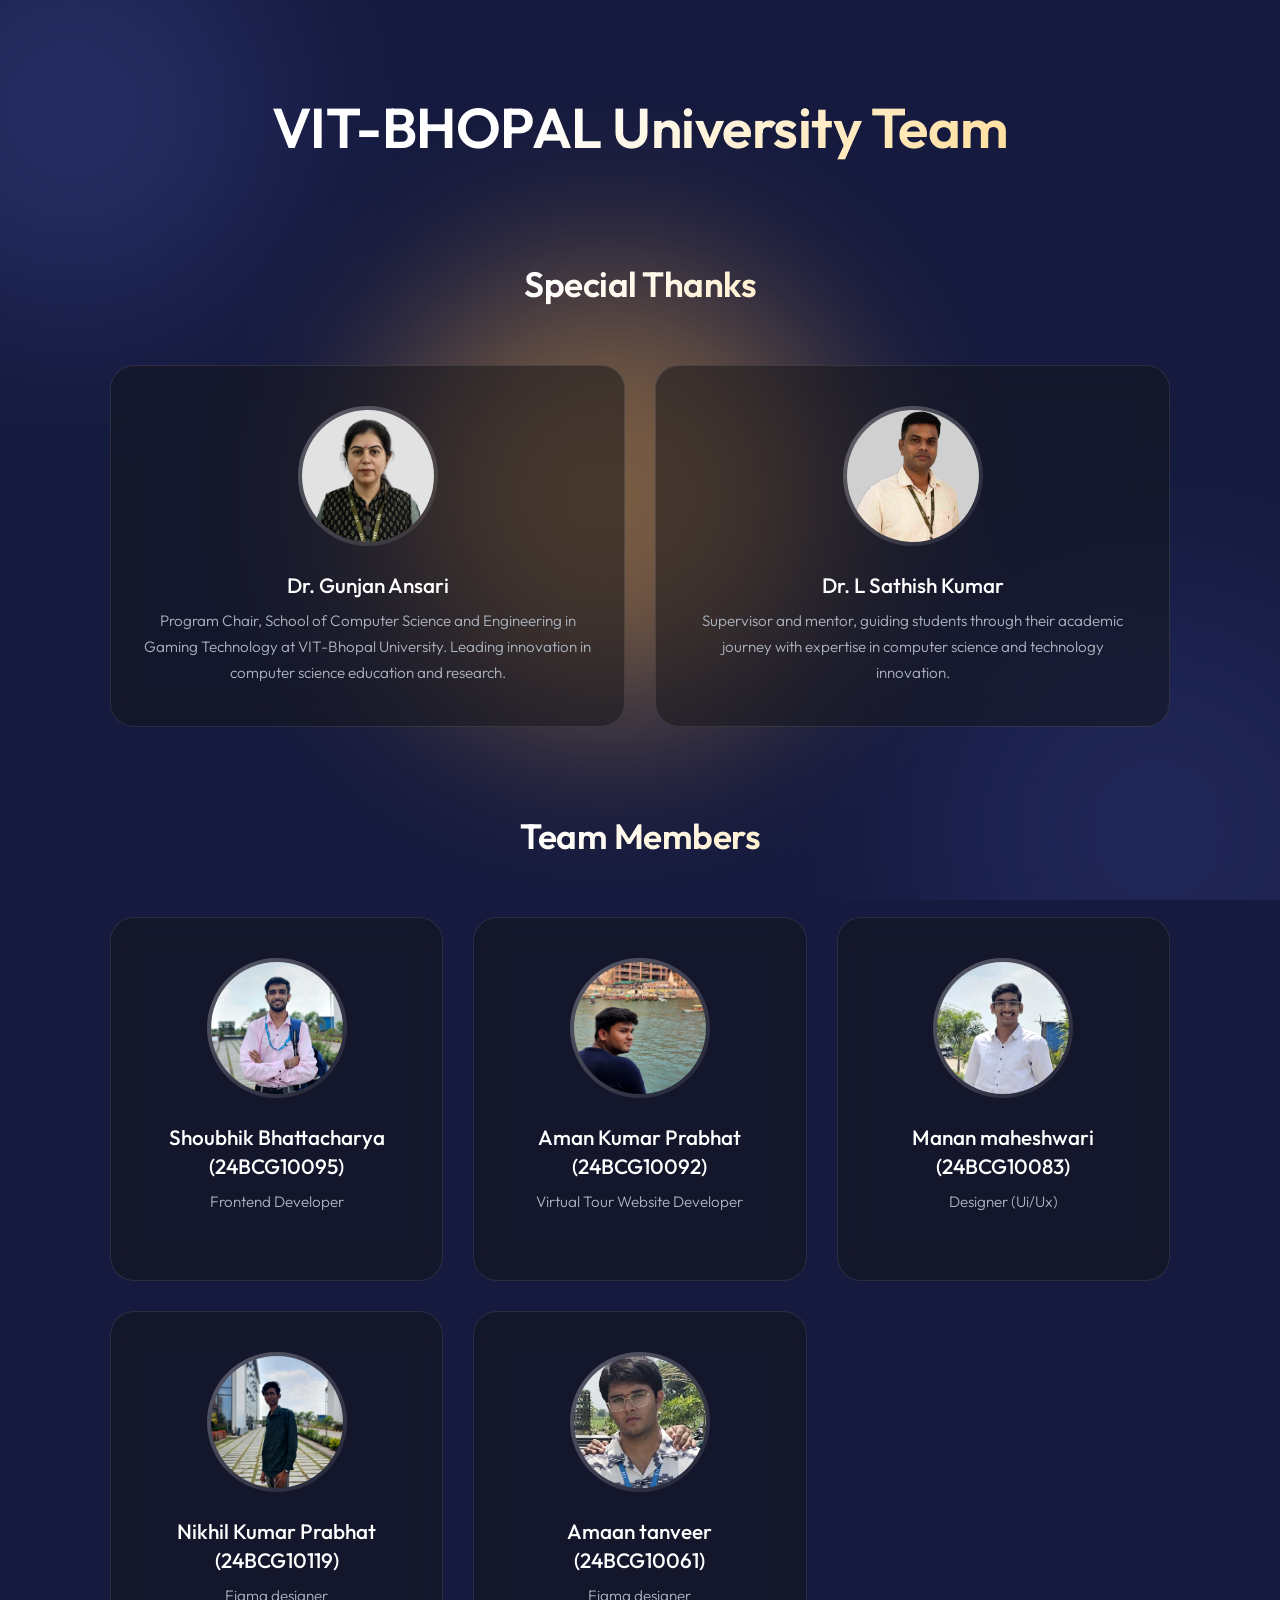
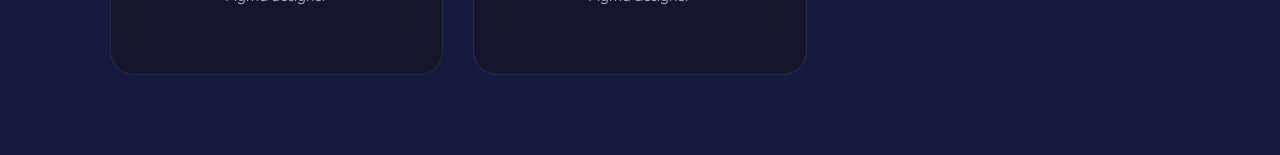
<file: Credits.html>
<!DOCTYPE html>
<html lang="en">
<head>
    <meta charset="UTF-8">
    <meta name="viewport" content="width=device-width, initial-scale=1.0">
    <title>VIT-BHOPAL Credits</title>
    <link rel="stylesheet" href="styles3.css">
    <link href="https://fonts.googleapis.com/css2?family=Poppins:wght@300;400;500;600&display=swap" rel="stylesheet">
    <link rel="stylesheet" href="https://cdnjs.cloudflare.com/ajax/libs/font-awesome/6.0.0/css/all.min.css">
    <link href="https://unpkg.com/aos@2.3.1/dist/aos.css" rel="stylesheet">
    <script src="https://unpkg.com/aos@2.3.1/dist/aos.js"></script>
</head>
<body>
    <div class="animated-background">
        <div class="orb orb-1"></div>
        <div class="orb orb-2"></div>
        <div class="orb orb-3"></div>
    </div>
    <div class="container">
        <h1 data-aos="fade-down">VIT-BHOPAL University Team</h1>
         <h2>Special Thanks</h2>
        <div class="special-thanks">
            <div class="special-member">
                <div class="member-image">
                    <img src="image copy\Dr.-Gunjan ansari mam.jpg" alt="Program Chair Dr. Gunjan Ansari">
                </div>
                <div class="special-member-info">
                    <h3>Dr. Gunjan Ansari</h3>
                    <p>Program Chair, School of Computer Science and Engineering in Gaming Technology
                        at VIT-Bhopal University. Leading innovation in computer science education and research.</p>
                </div>
            </div>

            <div class="special-member">
                <div class="member-image">
                    <img src="image copy\DrSathish_C sir.jpg" alt="Supervisor Dr. Sathish C">
                </div>
                <div class="special-member-info">
                    <h3>Dr. L Sathish Kumar</h3>
                    <p>Supervisor and mentor, guiding students through their academic journey with expertise in computer science and technology innovation.</p>
                </div>
            </div>
        </div>
        
        <h2 data-aos="fade-up">Team Members</h2>
        <div class="team-members">
            <div class="member" data-aos="fade-up" data-aos-delay="100">
                <div class="member-image">
                    <img src="image copy\shoubhik.jpeg" alt="Team Member 1">
                </div>
                <h3>Shoubhik Bhattacharya<br>(24BCG10095)</h3>
                <p>Frontend Developer</p>
                <div class="social-links">
                </div>
            </div>

            <div class="member" data-aos="fade-up" data-aos-delay="200">
                <div class="member-image">
                    <img src="image copy\aman.jpeg" alt="Team Member 2">
                </div>
                <h3>Aman Kumar Prabhat <br>(24BCG10092)</h3>
                <p>Virtual Tour Website Developer    
                </p>
                <div class="social-links">

                </div>
            </div>

            <div class="member" data-aos="fade-up" data-aos-delay="300">
                <div class="member-image">
                    <img src="image copy\WhatsApp Image 2025-09-25 at 00.03.09_6d87837e.jpg" alt="Team Member 3">
                </div>
                <h3>Manan maheshwari<br>(24BCG10083)</h3>
                <p>Designer (Ui/Ux)</p>
                <div class="social-links">

                </div>
            </div>

            <div class="member" data-aos="fade-up" data-aos-delay="400">
                <div class="member-image">
                    <img src="image copy\WhatsApp Image 2025-09-25 at 00.02.54_a8ef2a4c.jpg" alt="Team Member 4">
                </div>
                <h3>Nikhil Kumar Prabhat<br>(24BCG10119)</h3>
                <p>Figma designer</p>
                <div class="social-links">

                </div>
            </div>

            <div class="member" data-aos="fade-up" data-aos-delay="500">
                <div class="member-image">
                    <img src="image copy\WhatsApp Image 2025-09-25 at 00.23.25_68fb8894.jpg" alt="Team Member 5">
                </div>
                <h3>Amaan tanveer <br>(24BCG10061)</h3>
                <p>Figma designer</p>
                <div class="social-links">
                </div>
            </div>
        </div>
        </div>
    </div> <!-- End container -->

    <script>
        AOS.init({
            duration: 800,
            once: true,
            offset: 100
        });

        // Spotlight Mouse Tracking Effect
        document.body.onmousemove = e => {
            for(const card of document.querySelectorAll('.member, .special-member')) {
                const rect = card.getBoundingClientRect(),
                      x = e.clientX - rect.left,
                      y = e.clientY - rect.top;

                card.style.setProperty('--mouse-x', `${x}px`);
                card.style.setProperty('--mouse-y', `${y}px`);
            }
        }
    </script>
</body>
</html>
</file>
<file: styles3.css>
@import url('https://fonts.googleapis.com/css2?family=Outfit:wght@300;400;500;600&display=swap');

* {
    margin: 0;
    padding: 0;
    box-sizing: border-box;
}

body {
    font-family: 'Outfit', sans-serif;
    background-color: #151a3e;
    color: #e0e0e0;
    line-height: 1.7;
    overflow-x: hidden;
    position: relative;
}

/* Vibrant Animated Orbs Background */
.animated-background {
    position: fixed;
    top: 0; left: 0;
    width: 100vw; height: 100vh;
    z-index: -1;
    overflow: hidden;
    background: #151a3e;
}

.orb {
    position: absolute;
    border-radius: 50%;
    filter: blur(90px);
    opacity: 0.45;
    animation: float 20s infinite alternate ease-in-out;
}

.orb-1 {
    width: 400px; height: 400px;
    background: #3a4590;
    top: -10%; left: -10%;
}

.orb-2 {
    width: 500px; height: 500px;
    background: #2c3370;
    bottom: -20%; right: -10%;
    animation-delay: -5s;
    animation-duration: 25s;
}

.orb-3 {
    width: 450px; height: 450px;
    background: #f2ad4a;
    top: 30%; left: 30%;
    animation-delay: -10s;
    animation-duration: 30s;
}

@keyframes float {
    0% { transform: translate(0, 0) scale(1); }
    33% { transform: translate(60px, -60px) scale(1.1); }
    66% { transform: translate(-40px, 50px) scale(0.9); }
    100% { transform: translate(0, 0) scale(1); }
}

.container {
    max-width: 1100px;
    margin: 0 auto;
    padding: 80px 20px;
}

h1, h2 {
    text-align: center;
    font-weight: 600;
    letter-spacing: -0.5px;
    margin-bottom: 50px;
    background: linear-gradient(135deg, #ffffff 40%, #ffd37a);
    -webkit-background-clip: text;
    -webkit-text-fill-color: transparent;
}

h1 { font-size: 3.5rem; margin-bottom: 20px; }
h2 { font-size: 2.2rem; margin-top: 80px; margin-bottom: 50px; }

.special-thanks, .team-members {
    display: grid;
    gap: 30px;
}

.special-thanks {
    grid-template-columns: repeat(auto-fit, minmax(350px, 1fr));
}

.team-members {
    grid-template-columns: repeat(auto-fit, minmax(280px, 1fr));
}

/* Glassmorphism Cards */
.member, .special-member {
    background: rgba(20, 20, 25, 0.5);
    backdrop-filter: blur(16px);
    -webkit-backdrop-filter: blur(16px);
    border: 1px solid rgba(255, 255, 255, 0.1);
    border-radius: 24px;
    padding: 40px 30px;
    display: flex;
    flex-direction: column;
    align-items: center;
    text-align: center;
    transition: transform 0.4s cubic-bezier(0.175, 0.885, 0.32, 1.275), 
                border-color 0.4s ease, box-shadow 0.4s ease;
    position: relative;
    overflow: hidden;
}

.member::before, .special-member::before {
    content: '';
    position: absolute;
    top: 0; left: 0; width: 100%; height: 100%;
    background: radial-gradient(
        600px circle at var(--mouse-x, 0) var(--mouse-y, 0), 
        rgba(255,255,255,0.08), 
        transparent 40%
    );
    opacity: 0;
    transition: opacity 0.4s ease;
    pointer-events: none;
    z-index: 0;
}

.member:hover, .special-member:hover {
    transform: translateY(-8px);
    border-color: rgba(255, 255, 255, 0.25);
    box-shadow: 0 20px 50px rgba(0, 0, 0, 0.4);
    background: rgba(30, 30, 35, 0.6);
}

.member:hover::before, .special-member:hover::before {
    opacity: 1;
}

/* Ensure content stays above the spotlight glow */
.member > *, .special-member > * {
    z-index: 2;
    position: relative;
}

.member-image {
    width: 140px;
    height: 140px;
    margin-bottom: 25px;
    border-radius: 50%;
    padding: 4px;
    background: linear-gradient(135deg, rgba(255,255,255,0.3), rgba(255,255,255,0.05));
    position: relative;
}

.member-image img {
    width: 100%;
    height: 100%;
    object-fit: cover;
    border-radius: 50%;
    filter: grayscale(10%) contrast(1.1);
    transition: filter 0.4s ease, transform 0.5s ease;
}

.member:hover .member-image img, 
.special-member:hover .member-image img {
    filter: grayscale(0%) contrast(1.05);
    transform: scale(1.08);
}

h3 {
    font-size: 1.3rem;
    font-weight: 500;
    color: #ffffff;
    margin-bottom: 8px;
    line-height: 1.4;
}

.special-member-info p, .member p {
    font-size: 0.95rem;
    color: #aeb5c0;
    font-weight: 300;
}

.social-links {
    margin-top: 25px;
    display: flex;
    gap: 15px;
}

.social-links a {
    color: #8c93a1;
    font-size: 1.3rem;
    transition: all 0.3s ease;
}

.social-links a:hover {
    color: #ffffff;
    transform: translateY(-3px) scale(1.1);
}
</file>
